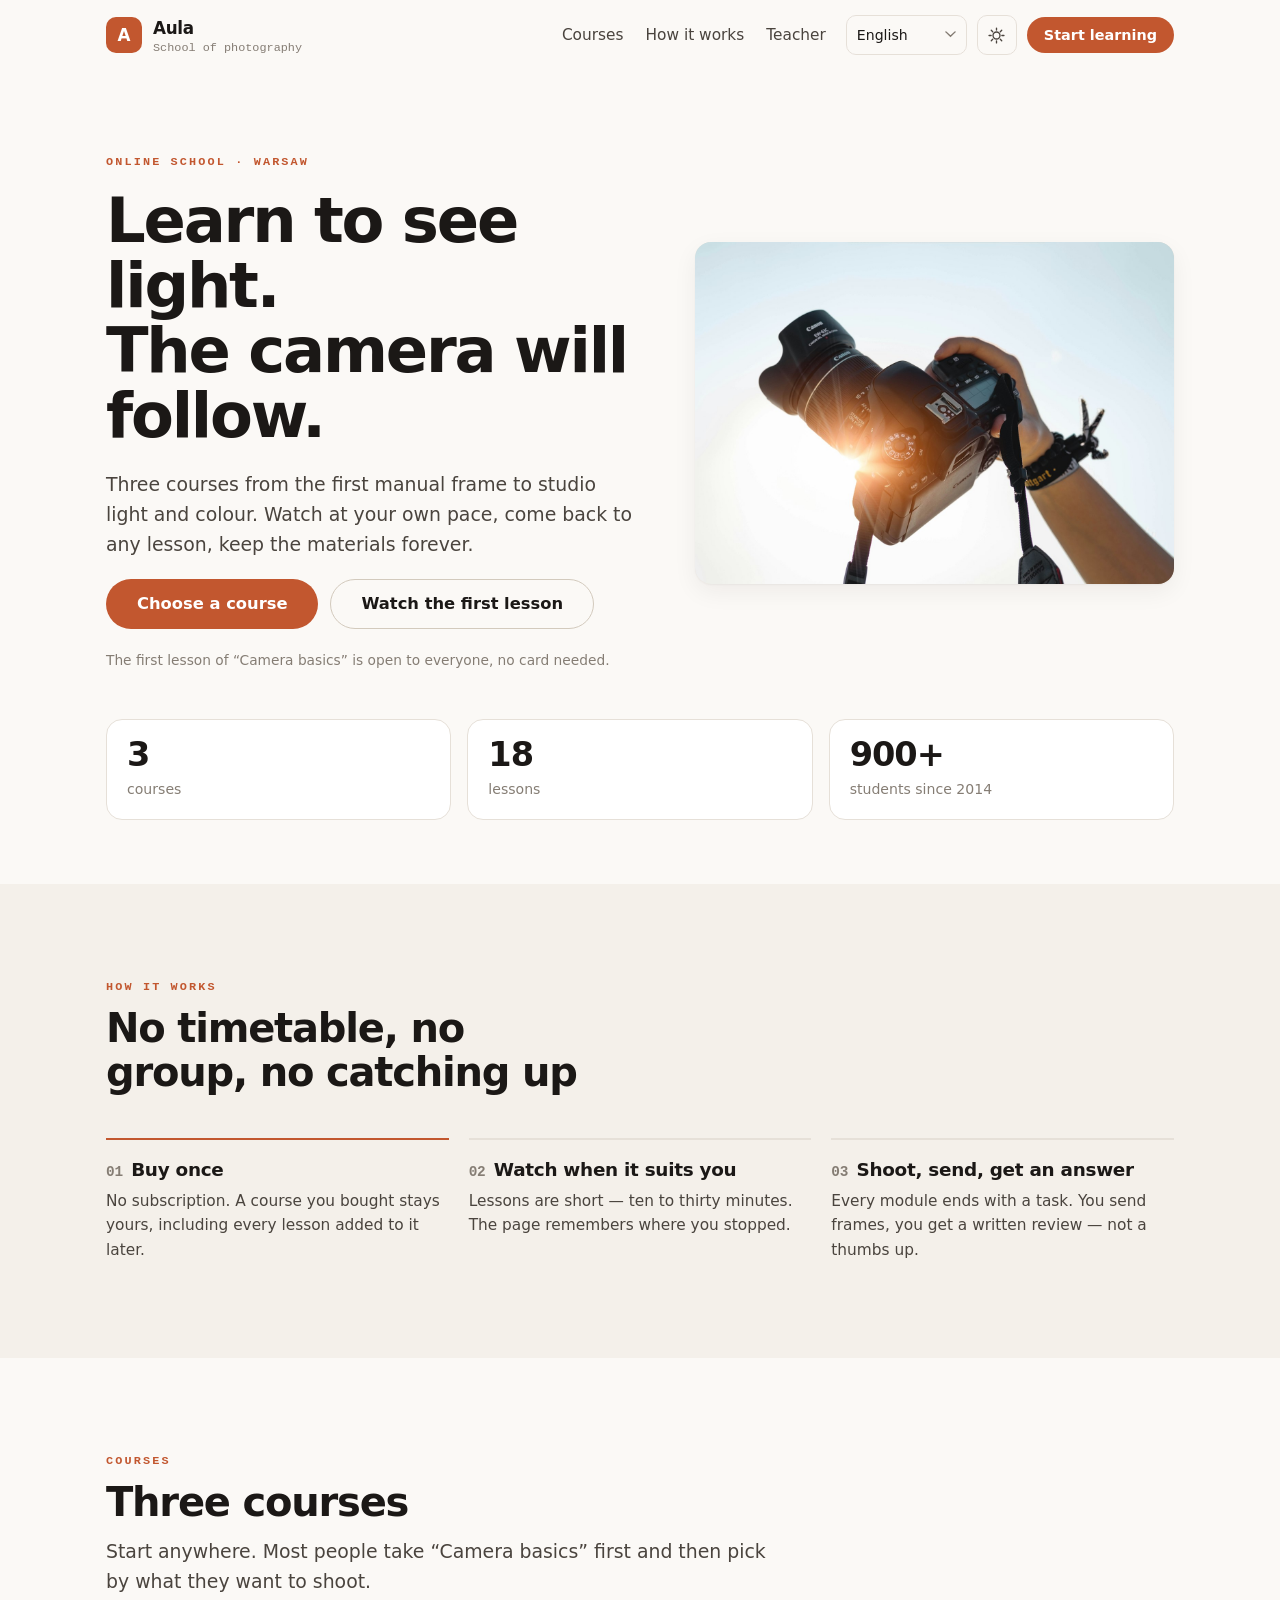
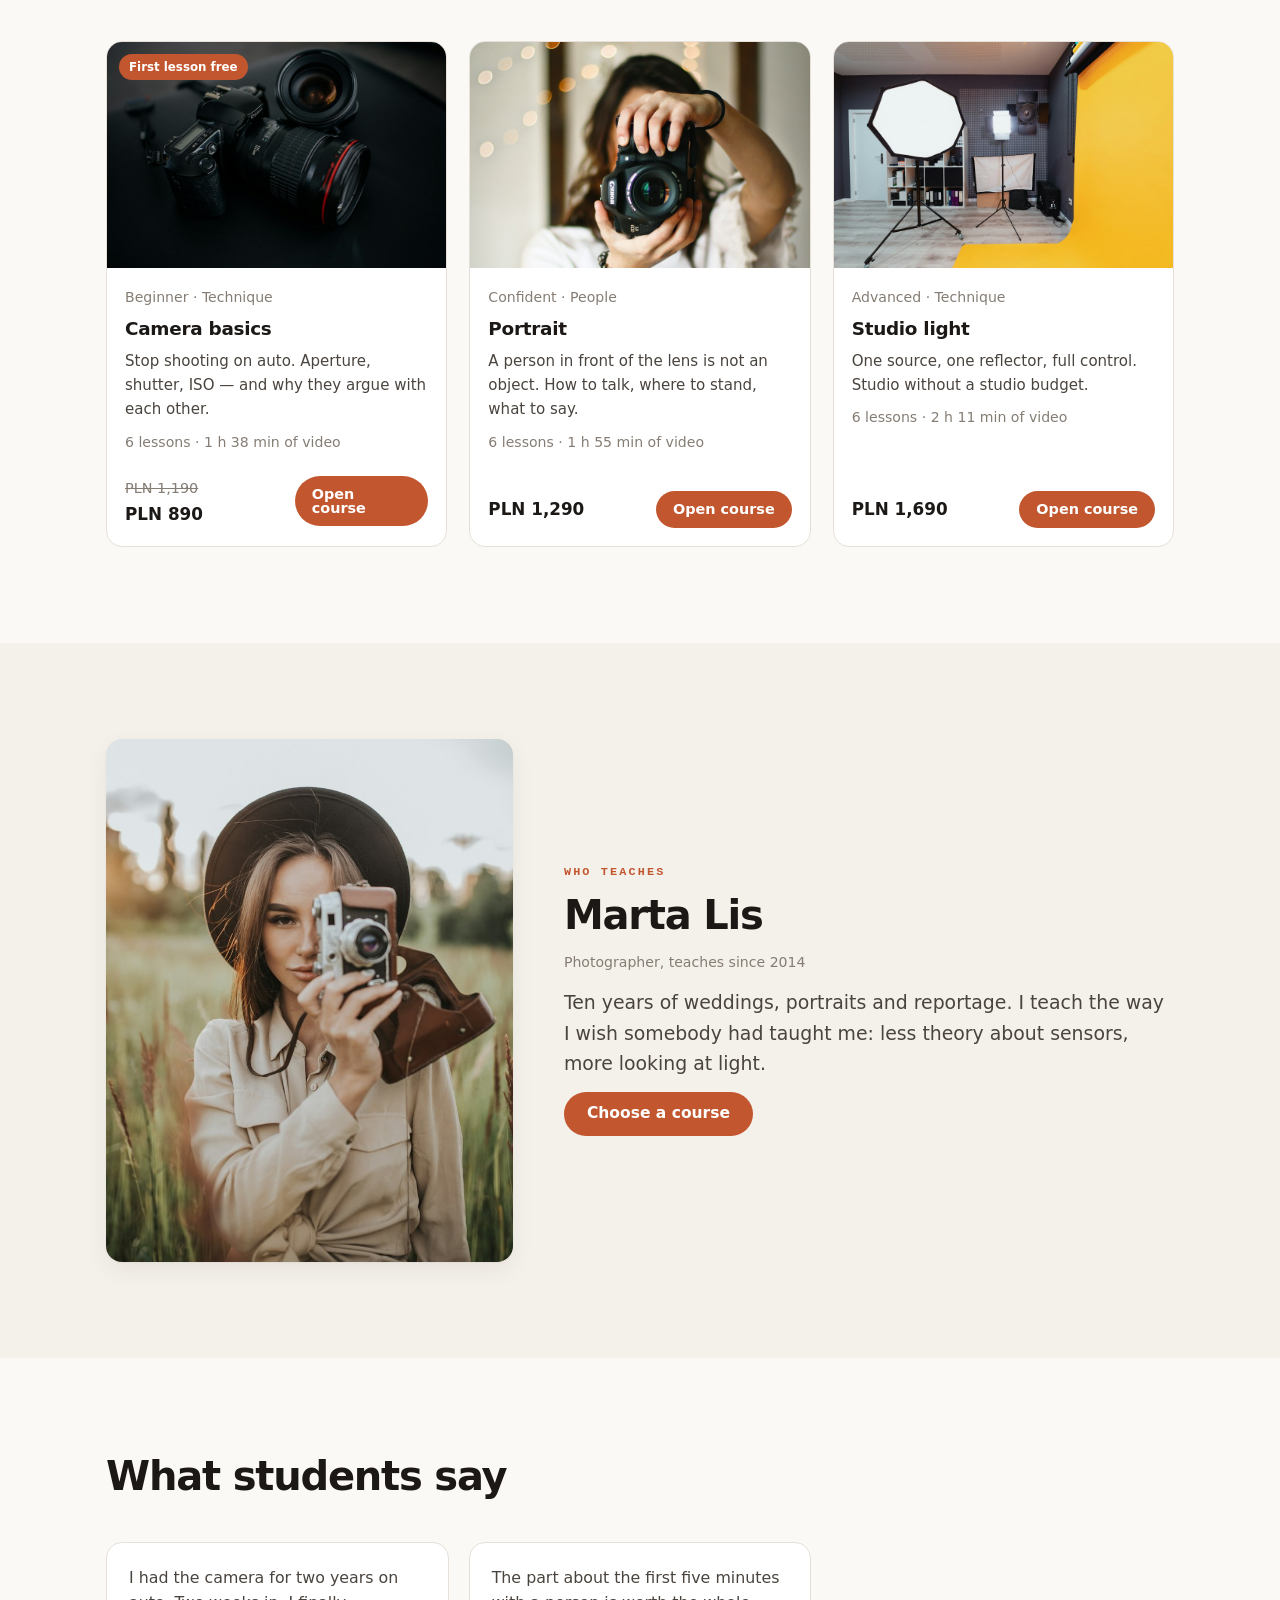
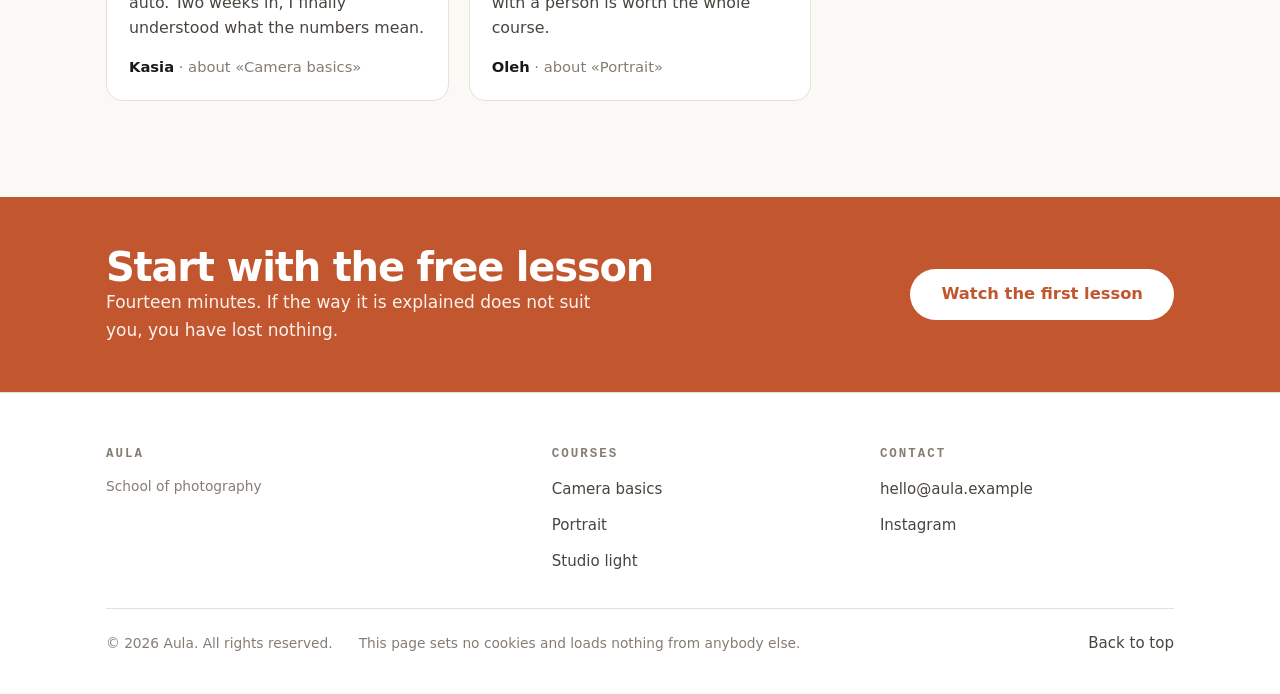
<file: index.html>
<!DOCTYPE html>
<html lang="en">
<head>
<meta charset="utf-8">
<meta name="viewport" content="width=device-width, initial-scale=1, viewport-fit=cover">
<title>Aula — online school of photography</title>
<meta name="description" content="Three courses, 18 lessons, your own pace. Watch the first lesson free.">
<meta name="color-scheme" content="light dark">
<meta name="theme-color" content="#fbf9f6">

<!-- Open Graph. Before launch put your own address and a 1200×630 picture
     here; og:image wants an absolute URL, not a relative one. -->
<meta property="og:type" content="website">
<meta property="og:title" content="Online school of photography">
<meta property="og:description" content="Three courses from the first manual frame to studio light. First lesson free.">

<link rel="icon" href="data:image/svg+xml,%3Csvg xmlns='http://www.w3.org/2000/svg' viewBox='0 0 32 32'%3E%3Crect width='32' height='32' rx='8' fill='%23c2572f'/%3E%3Cpath d='M9 22V10h5.5a3.5 3.5 0 0 1 0 7H9' fill='none' stroke='%23fff' stroke-width='2.4' stroke-linecap='round'/%3E%3C/svg%3E">
<link rel="stylesheet" href="css/style.css">

<!-- The theme, before the first paint. Without these lines a visitor on the
     light theme sees one dark frame while the page loads. -->
<script>
  try {
    var saved = localStorage.getItem('aula-theme');
    document.documentElement.dataset.theme =
      saved || (matchMedia('(prefers-color-scheme: dark)').matches ? 'dark' : 'light');
  } catch (e) { /* private window: light stays */ }
</script>
</head>
<body>

<a class="skip" href="#main" data-i18n="misc.skip">Skip to content</a>

<!-- ======================================================= header ==== -->
<header class="hdr" id="hdr">
  <div class="wrap hdr-in">
    <a class="brand" href="index.html">
      <span class="brand-mark">A</span>
      <span class="brand-txt">
        <b data-name>Aula</b>
        <i data-tagline>—</i>
      </span>
    </a>

    <nav class="nav" id="nav" aria-label="Main">
      <a href="index.html#courses" data-i18n="nav.courses">Courses</a>
      <a href="index.html#how" data-i18n="nav.how">How it works</a>
      <a href="index.html#teacher" data-i18n="nav.teacher">Teacher</a>
    </nav>

    <div class="tools">
      <label class="sr" for="lang" data-i18n="nav.lang">Language</label>
      <select id="lang" class="lang"></select>

      <button class="icon" id="theme" type="button" aria-pressed="false">
        <span class="sr" data-i18n="nav.theme">Light or dark</span>
        <svg viewBox="0 0 24 24" aria-hidden="true" class="i-sun"><circle cx="12" cy="12" r="4.4"/><path d="M12 2.6v2.6M12 18.8v2.6M2.6 12h2.6M18.8 12h2.6M5.4 5.4l1.8 1.8M16.8 16.8l1.8 1.8M18.6 5.4l-1.8 1.8M7.2 16.8l-1.8 1.8"/></svg>
        <svg viewBox="0 0 24 24" aria-hidden="true" class="i-moon"><path d="M20 14.2A8.4 8.4 0 019.8 4 8.4 8.4 0 1020 14.2z"/></svg>
      </button>

      <a class="btn btn-sm" href="course.html?id=basics" data-i18n="nav.start">Start learning</a>

      <button class="icon burger" id="burger" type="button" aria-expanded="false" aria-controls="nav">
        <span class="sr" data-i18n="nav.menu">Menu</span>
        <svg viewBox="0 0 24 24" aria-hidden="true"><path d="M3.5 7h17M3.5 12h17M3.5 17h17"/></svg>
      </button>
    </div>
  </div>
</header>

<main id="main">

<!-- ================================================== first screen ==== -->
<section class="hero">
  <div class="wrap">
    <div class="hero-in">
      <div class="hero-txt">
        <p class="eyebrow" data-i18n="hero.eyebrow">—</p>
        <h1 class="h1" data-i18n="hero.h">—</h1>
        <p class="lead" data-i18n="hero.p">—</p>
        <div class="hero-cta">
          <a class="btn btn-lg" href="index.html#courses" data-i18n="hero.cta">Choose a course</a>
          <a class="btn btn-ghost btn-lg" href="lesson.html" data-trial data-i18n="hero.cta2">Watch the first lesson</a>
        </div>
        <p class="fine" data-i18n="hero.note">—</p>
      </div>

      <div class="hero-img">
        <img src="img/hero.jpg" alt="" width="1400" height="1000">
      </div>
    </div>

    <!-- three numbers; the values come from js/config.js -->
    <ul class="figs" data-figs></ul>
  </div>
</section>

<!-- ================================================== how it works ==== -->
<section class="sec sec-alt" id="how">
  <div class="wrap">
    <header class="sec-h">
      <p class="eyebrow" data-i18n="how.eyebrow">How it works</p>
      <h2 class="h2" data-i18n="how.h">—</h2>
    </header>
    <div class="how">
      <div class="how-i">
        <h3 data-i18n="how.1">—</h3>
        <p data-i18n="how.1.d">—</p>
      </div>
      <div class="how-i">
        <h3 data-i18n="how.2">—</h3>
        <p data-i18n="how.2.d">—</p>
      </div>
      <div class="how-i">
        <h3 data-i18n="how.3">—</h3>
        <p data-i18n="how.3.d">—</p>
      </div>
    </div>
  </div>
</section>

<!-- ======================================================= courses ==== -->
<section class="sec" id="courses">
  <div class="wrap">
    <header class="sec-h">
      <p class="eyebrow" data-i18n="cat.eyebrow">Courses</p>
      <h2 class="h2" data-i18n="cat.h">—</h2>
      <p class="lead" data-i18n="cat.p">—</p>
    </header>
    <div class="cards" data-top-courses></div>
  </div>
</section>

<!-- ======================================================= teacher ==== -->
<section class="sec sec-alt" id="teacher">
  <div class="wrap teacher">
    <div class="teacher-img" data-teacher-photo></div>
    <div class="teacher-txt">
      <p class="eyebrow" data-i18n="teacher.h">Who teaches</p>
      <h2 class="h2" data-teacher-name>—</h2>
      <p class="meta" data-teacher-role>—</p>
      <p class="lead" data-teacher-about>—</p>
      <a class="btn" href="index.html#courses" data-i18n="teacher.cta">Choose a course</a>
    </div>
  </div>
</section>

<!-- ======================================================= reviews ==== -->
<section class="sec">
  <div class="wrap">
    <header class="sec-h">
      <h2 class="h2" data-i18n="rev.h">—</h2>
    </header>
    <div class="reviews" data-reviews></div>
  </div>
</section>

<!-- ========================================================== band ==== -->
<section class="band">
  <div class="wrap band-in">
    <div>
      <h2 class="h2" data-i18n="cta.h">—</h2>
      <p data-i18n="cta.p">—</p>
    </div>
    <a class="btn btn-lg" href="lesson.html" data-trial data-i18n="hero.cta2">Watch the first lesson</a>
  </div>
</section>

</main>

<!-- ======================================================== footer ==== -->
<footer class="foot">
  <div class="wrap foot-in">
    <div>
      <h4 data-name>Aula</h4>
      <p class="fine" data-tagline>—</p>
    </div>
    <div>
      <h4 data-i18n="foot.courses">Courses</h4>
      <ul data-foot-courses></ul>
    </div>
    <div>
      <h4 data-i18n="foot.contact">Contact</h4>
      <ul data-contacts></ul>
    </div>
    <div class="foot-end">
      <p class="fine">© <span data-year>—</span> <span data-name>Aula</span>. <span data-i18n="foot.rights">All rights reserved.</span></p>
      <p class="fine" data-i18n="foot.note">—</p>
      <a class="fine up" href="#" data-i18n="foot.top">Back to top</a>
    </div>
  </div>
</footer>

<script src="js/config.js"></script>
<script src="js/courses.js"></script>
<script src="js/i18n.js"></script>
<script src="js/progress.js"></script>
<script src="js/main.js"></script>
</body>
</html>
</file>
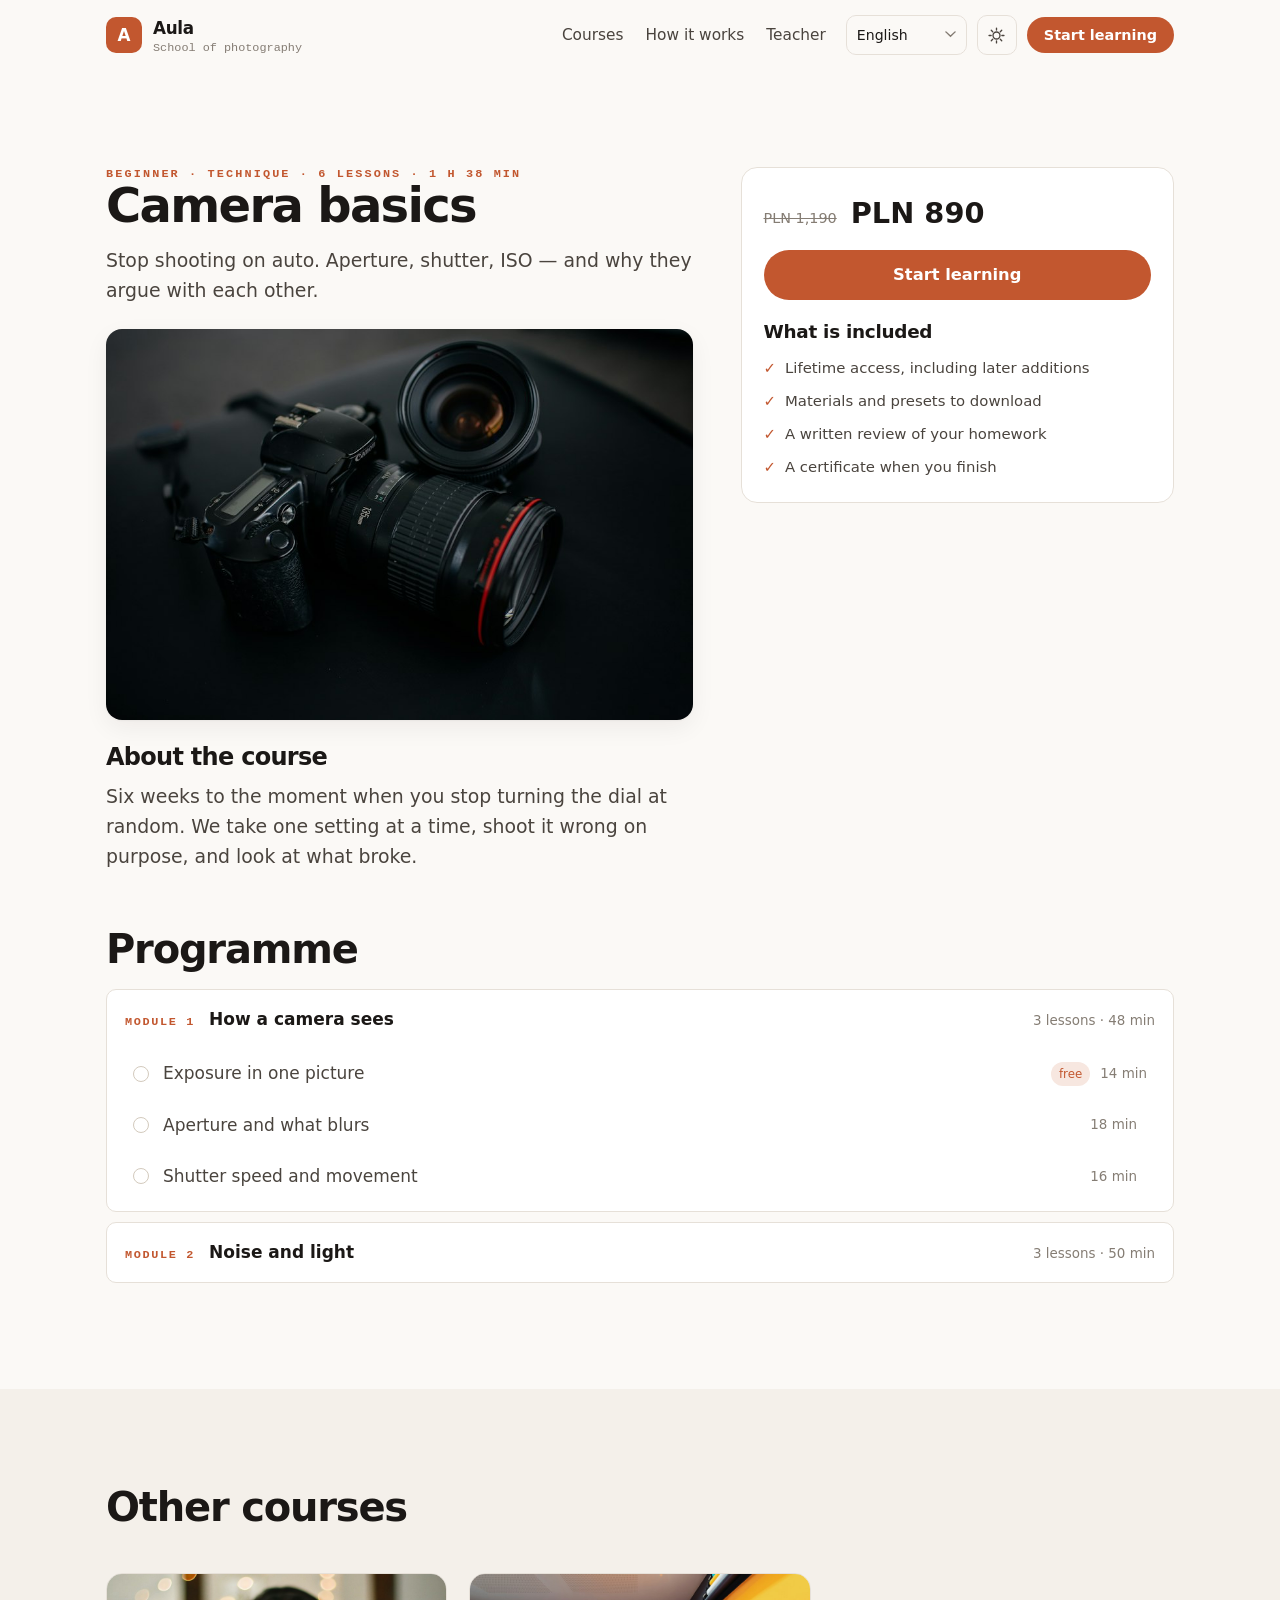
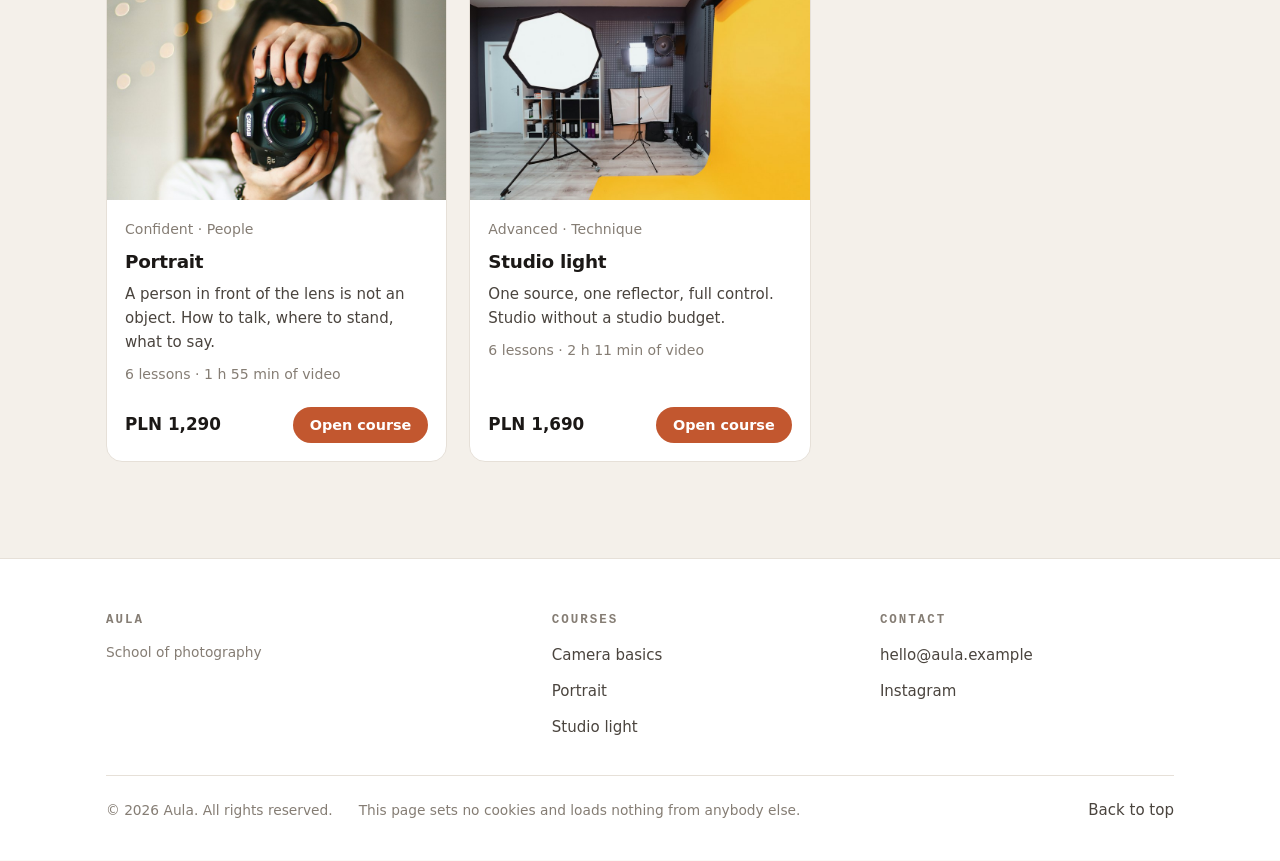
<file: course.html>
<!DOCTYPE html>
<html lang="en">
<head>
<meta charset="utf-8">
<meta name="viewport" content="width=device-width, initial-scale=1, viewport-fit=cover">
<title>Course — Aula</title>
<meta name="description" content="Programme, lessons and price of the course.">
<meta name="color-scheme" content="light dark">
<meta name="theme-color" content="#fbf9f6">

<!-- Open Graph. Before launch put your own address and a 1200×630 picture
     here; og:image wants an absolute URL, not a relative one. -->
<meta property="og:type" content="website">
<meta property="og:title" content="Online school of photography">
<meta property="og:description" content="Three courses from the first manual frame to studio light. First lesson free.">

<link rel="icon" href="data:image/svg+xml,%3Csvg xmlns='http://www.w3.org/2000/svg' viewBox='0 0 32 32'%3E%3Crect width='32' height='32' rx='8' fill='%23c2572f'/%3E%3Cpath d='M9 22V10h5.5a3.5 3.5 0 0 1 0 7H9' fill='none' stroke='%23fff' stroke-width='2.4' stroke-linecap='round'/%3E%3C/svg%3E">
<link rel="stylesheet" href="css/style.css">

<!-- The theme, before the first paint. Without these lines a visitor on the
     light theme sees one dark frame while the page loads. -->
<script>
  try {
    var saved = localStorage.getItem('aula-theme');
    document.documentElement.dataset.theme =
      saved || (matchMedia('(prefers-color-scheme: dark)').matches ? 'dark' : 'light');
  } catch (e) { /* private window: light stays */ }
</script>
</head>
<body>

<a class="skip" href="#main" data-i18n="misc.skip">Skip to content</a>

<!-- ======================================================= header ==== -->
<header class="hdr" id="hdr">
  <div class="wrap hdr-in">
    <a class="brand" href="index.html">
      <span class="brand-mark">A</span>
      <span class="brand-txt">
        <b data-name>Aula</b>
        <i data-tagline>—</i>
      </span>
    </a>

    <nav class="nav" id="nav" aria-label="Main">
      <a href="index.html#courses" data-i18n="nav.courses">Courses</a>
      <a href="index.html#how" data-i18n="nav.how">How it works</a>
      <a href="index.html#teacher" data-i18n="nav.teacher">Teacher</a>
    </nav>

    <div class="tools">
      <label class="sr" for="lang" data-i18n="nav.lang">Language</label>
      <select id="lang" class="lang"></select>

      <button class="icon" id="theme" type="button" aria-pressed="false">
        <span class="sr" data-i18n="nav.theme">Light or dark</span>
        <svg viewBox="0 0 24 24" aria-hidden="true" class="i-sun"><circle cx="12" cy="12" r="4.4"/><path d="M12 2.6v2.6M12 18.8v2.6M2.6 12h2.6M18.8 12h2.6M5.4 5.4l1.8 1.8M16.8 16.8l1.8 1.8M18.6 5.4l-1.8 1.8M7.2 16.8l-1.8 1.8"/></svg>
        <svg viewBox="0 0 24 24" aria-hidden="true" class="i-moon"><path d="M20 14.2A8.4 8.4 0 019.8 4 8.4 8.4 0 1020 14.2z"/></svg>
      </button>

      <a class="btn btn-sm" href="course.html?id=basics" data-i18n="nav.start">Start learning</a>

      <button class="icon burger" id="burger" type="button" aria-expanded="false" aria-controls="nav">
        <span class="sr" data-i18n="nav.menu">Menu</span>
        <svg viewBox="0 0 24 24" aria-hidden="true"><path d="M3.5 7h17M3.5 12h17M3.5 17h17"/></svg>
      </button>
    </div>
  </div>
</header>

<main id="main">

<section class="sec" data-course>
  <div class="wrap">
    <div class="course-top">
      <div>
        <p class="eyebrow" data-c-meta>—</p>
        <h1 class="h1" style="font-size:clamp(2rem,4.6vw,3rem)" data-c-title>—</h1>
        <p class="lead" style="margin-top:14px" data-c-short>—</p>

        <div class="course-img" data-c-img style="margin:24px 0"></div>

        <h2 class="h2" style="font-size:1.5rem" data-i18n="course.about">About the course</h2>
        <p class="lead" style="margin-top:10px" data-c-about>—</p>
      </div>

      <aside class="buybox">
        <span class="price" data-c-price>—</span>
        <a class="btn btn-lg" href="#" data-c-cta>—</a>

        <div data-c-progress hidden>
          <div class="bar"><i data-c-bar style="width:0%"></i></div>
          <p class="meta" style="margin-top:8px" data-c-done>—</p>
        </div>

        <h3 style="margin-top:6px" data-i18n="course.included">What is included</h3>
        <ul class="ticks">
          <li data-i18n="course.inc.1">—</li>
          <li data-i18n="course.inc.2">—</li>
          <li data-i18n="course.inc.3">—</li>
          <li data-i18n="course.inc.4">—</li>
        </ul>
      </aside>
    </div>

    <h2 class="h2" id="programme" style="margin:clamp(34px,5vw,56px) 0 18px" data-i18n="course.program">Programme</h2>
    <div data-c-modules></div>
  </div>
</section>

<section class="sec sec-alt">
  <div class="wrap">
    <header class="sec-h"><h2 class="h2" data-i18n="course.other">Other courses</h2></header>
    <div class="cards" data-c-other></div>
  </div>
</section>

</main>

<!-- ======================================================== footer ==== -->
<footer class="foot">
  <div class="wrap foot-in">
    <div>
      <h4 data-name>Aula</h4>
      <p class="fine" data-tagline>—</p>
    </div>
    <div>
      <h4 data-i18n="foot.courses">Courses</h4>
      <ul data-foot-courses></ul>
    </div>
    <div>
      <h4 data-i18n="foot.contact">Contact</h4>
      <ul data-contacts></ul>
    </div>
    <div class="foot-end">
      <p class="fine">© <span data-year>—</span> <span data-name>Aula</span>. <span data-i18n="foot.rights">All rights reserved.</span></p>
      <p class="fine" data-i18n="foot.note">—</p>
      <a class="fine up" href="#" data-i18n="foot.top">Back to top</a>
    </div>
  </div>
</footer>

<script src="js/config.js"></script>
<script src="js/courses.js"></script>
<script src="js/i18n.js"></script>
<script src="js/progress.js"></script>
<script src="js/main.js"></script>
</body>
</html>
</file>
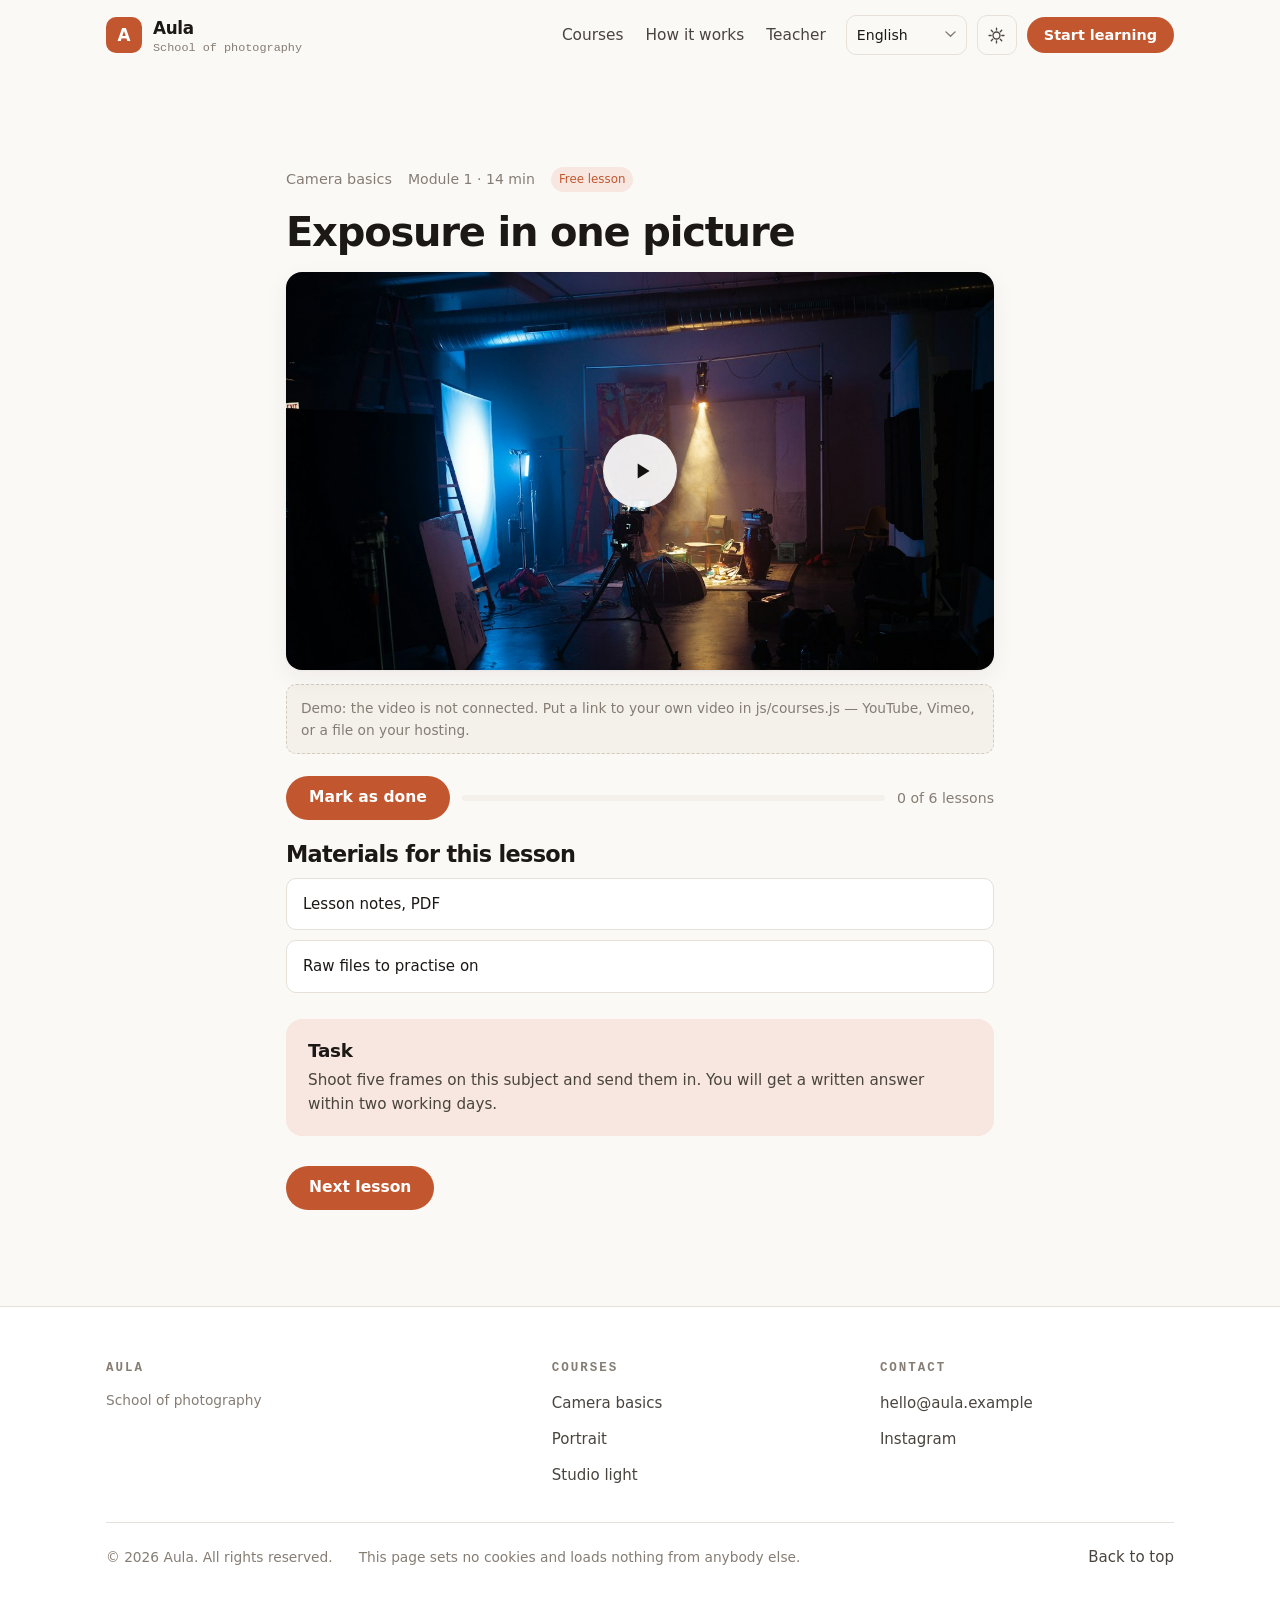
<file: lesson.html>
<!DOCTYPE html>
<html lang="en">
<head>
<meta charset="utf-8">
<meta name="viewport" content="width=device-width, initial-scale=1, viewport-fit=cover">
<title>Lesson — Aula</title>
<meta name="description" content="A lesson of the course: video, materials and the task.">
<meta name="color-scheme" content="light dark">
<meta name="theme-color" content="#fbf9f6">

<!-- Open Graph. Before launch put your own address and a 1200×630 picture
     here; og:image wants an absolute URL, not a relative one. -->
<meta property="og:type" content="website">
<meta property="og:title" content="Online school of photography">
<meta property="og:description" content="Three courses from the first manual frame to studio light. First lesson free.">

<link rel="icon" href="data:image/svg+xml,%3Csvg xmlns='http://www.w3.org/2000/svg' viewBox='0 0 32 32'%3E%3Crect width='32' height='32' rx='8' fill='%23c2572f'/%3E%3Cpath d='M9 22V10h5.5a3.5 3.5 0 0 1 0 7H9' fill='none' stroke='%23fff' stroke-width='2.4' stroke-linecap='round'/%3E%3C/svg%3E">
<link rel="stylesheet" href="css/style.css">

<!-- The theme, before the first paint. Without these lines a visitor on the
     light theme sees one dark frame while the page loads. -->
<script>
  try {
    var saved = localStorage.getItem('aula-theme');
    document.documentElement.dataset.theme =
      saved || (matchMedia('(prefers-color-scheme: dark)').matches ? 'dark' : 'light');
  } catch (e) { /* private window: light stays */ }
</script>
</head>
<body>

<a class="skip" href="#main" data-i18n="misc.skip">Skip to content</a>

<!-- ======================================================= header ==== -->
<header class="hdr" id="hdr">
  <div class="wrap hdr-in">
    <a class="brand" href="index.html">
      <span class="brand-mark">A</span>
      <span class="brand-txt">
        <b data-name>Aula</b>
        <i data-tagline>—</i>
      </span>
    </a>

    <nav class="nav" id="nav" aria-label="Main">
      <a href="index.html#courses" data-i18n="nav.courses">Courses</a>
      <a href="index.html#how" data-i18n="nav.how">How it works</a>
      <a href="index.html#teacher" data-i18n="nav.teacher">Teacher</a>
    </nav>

    <div class="tools">
      <label class="sr" for="lang" data-i18n="nav.lang">Language</label>
      <select id="lang" class="lang"></select>

      <button class="icon" id="theme" type="button" aria-pressed="false">
        <span class="sr" data-i18n="nav.theme">Light or dark</span>
        <svg viewBox="0 0 24 24" aria-hidden="true" class="i-sun"><circle cx="12" cy="12" r="4.4"/><path d="M12 2.6v2.6M12 18.8v2.6M2.6 12h2.6M18.8 12h2.6M5.4 5.4l1.8 1.8M16.8 16.8l1.8 1.8M18.6 5.4l-1.8 1.8M7.2 16.8l-1.8 1.8"/></svg>
        <svg viewBox="0 0 24 24" aria-hidden="true" class="i-moon"><path d="M20 14.2A8.4 8.4 0 019.8 4 8.4 8.4 0 1020 14.2z"/></svg>
      </button>

      <a class="btn btn-sm" href="course.html?id=basics" data-i18n="nav.start">Start learning</a>

      <button class="icon burger" id="burger" type="button" aria-expanded="false" aria-controls="nav">
        <span class="sr" data-i18n="nav.menu">Menu</span>
        <svg viewBox="0 0 24 24" aria-hidden="true"><path d="M3.5 7h17M3.5 12h17M3.5 17h17"/></svg>
      </button>
    </div>
  </div>
</header>

<main id="main">

<section class="sec" data-lesson>
  <div class="wrap wrap-narrow">
    <div class="lesson-top">
      <a href="#" data-l-course>—</a>
      <span class="meta" data-l-meta>—</span>
      <span class="free" data-l-free hidden data-i18n="lesson.free">Free lesson</span>
    </div>

    <h1 class="h2" style="margin-bottom:18px" data-l-title>—</h1>

    <div class="video" data-l-video style="background-image:url('img/lesson.jpg')">
      <span class="play" aria-hidden="true">
        <svg viewBox="0 0 24 24"><path d="M8 5v14l11-7z"/></svg>
      </span>
    </div>
    <p class="demo-note" data-i18n="lesson.demo">—</p>

    <div class="lesson-act">
      <button class="btn btn-go" type="button" data-l-done>—</button>
      <div class="bar"><i data-l-bar style="width:0%"></i></div>
      <span class="meta" data-l-progress>—</span>
    </div>

    <h2 class="h2" style="font-size:1.4rem;margin-bottom:12px" data-i18n="lesson.materials">Materials</h2>
    <ul class="mat">
      <li><a href="#" data-i18n="lesson.m1">Lesson notes, PDF</a></li>
      <li><a href="#" data-i18n="lesson.m2">Raw files to practise on</a></li>
    </ul>

    <div class="task">
      <h3 data-i18n="lesson.task">Task</h3>
      <p data-i18n="lesson.task.d">—</p>
    </div>

    <nav class="lesson-nav">
      <a class="btn btn-ghost" href="#" data-l-prev data-i18n="lesson.prev">Previous</a>
      <a class="btn" href="#" data-l-next data-i18n="lesson.next">Next lesson</a>
    </nav>
  </div>
</section>

</main>

<!-- ======================================================== footer ==== -->
<footer class="foot">
  <div class="wrap foot-in">
    <div>
      <h4 data-name>Aula</h4>
      <p class="fine" data-tagline>—</p>
    </div>
    <div>
      <h4 data-i18n="foot.courses">Courses</h4>
      <ul data-foot-courses></ul>
    </div>
    <div>
      <h4 data-i18n="foot.contact">Contact</h4>
      <ul data-contacts></ul>
    </div>
    <div class="foot-end">
      <p class="fine">© <span data-year>—</span> <span data-name>Aula</span>. <span data-i18n="foot.rights">All rights reserved.</span></p>
      <p class="fine" data-i18n="foot.note">—</p>
      <a class="fine up" href="#" data-i18n="foot.top">Back to top</a>
    </div>
  </div>
</footer>

<script src="js/config.js"></script>
<script src="js/courses.js"></script>
<script src="js/i18n.js"></script>
<script src="js/progress.js"></script>
<script src="js/main.js"></script>
</body>
</html>
</file>
<file: css/style.css>
/* ==========================================================================
   Aula — one stylesheet, no framework and no build step.

     1. tokens     — colours, type, spacing. Rebrand the site here
     2. base       — the reset and a few defaults
     3. furniture  — buttons, header, footer, section frames
     4. blocks     — first screen, cards, filters, programme, lesson,
                     learning area, checkout
     5. narrow     — what changes on a phone

   Light is the school's face, so its values sit on :root and dark redefines
   the same names. Change a colour in both blocks and the whole site
   follows.
   ========================================================================== */

/* ============================================================ 1. tokens */
:root {
  color-scheme: light;

  --bg: #fbf9f6;
  --surface: #ffffff;
  --surface2: #f4f0ea;
  --ink: #1b1816;
  --ink2: #4a443e;
  --ink3: #857d74;
  --line: #e6e0d8;
  --line2: #d3cabd;

  /* the accent is a warm terracotta: a warm colour on light paper reads as
     a small studio school, not as a corporate portal */
  --accent: #c2572f;
  --accent-ink: #ffffff;
  --accent-soft: #f7e7e0;
  --good: #2f7d4f;

  --art: linear-gradient(140deg, #efe7dd 0%, #e2d6c8 100%);

  --sans: system-ui, -apple-system, "Segoe UI", Roboto, "Helvetica Neue", Arial, sans-serif;
  --mono: ui-monospace, "Cascadia Mono", "Segoe UI Mono", "Roboto Mono", Menlo, Consolas, monospace;

  --r: 16px;
  --r-s: 10px;
  --gut: clamp(18px, 5vw, 56px);
  --wrap: 1180px;
  --shadow: 0 1px 2px rgba(27, 24, 22, .04), 0 8px 24px rgba(27, 24, 22, .06);
}

@media (prefers-color-scheme: dark) {
  :root:not([data-theme="light"]) {
    color-scheme: dark;
    --bg: #15120f;
    --surface: #1d1915;
    --surface2: #241f1a;
    --ink: #f3ede5;
    --ink2: #c3b9ac;
    --ink3: #8d8276;
    --line: #2e2822;
    --line2: #3d352c;
    --accent: #e4774c;
    --accent-ink: #1a1512;
    --accent-soft: #33231c;
    --good: #66b983;
    --art: linear-gradient(140deg, #2a231d 0%, #191512 100%);
    --shadow: 0 1px 2px rgba(0, 0, 0, .3), 0 10px 28px rgba(0, 0, 0, .35);
  }
}

:root[data-theme="dark"] {
  color-scheme: dark;
  --bg: #15120f;
  --surface: #1d1915;
  --surface2: #241f1a;
  --ink: #f3ede5;
  --ink2: #c3b9ac;
  --ink3: #8d8276;
  --line: #2e2822;
  --line2: #3d352c;
  --accent: #e4774c;
  --accent-ink: #1a1512;
  --accent-soft: #33231c;
  --good: #66b983;
  --art: linear-gradient(140deg, #2a231d 0%, #191512 100%);
  --shadow: 0 1px 2px rgba(0, 0, 0, .3), 0 10px 28px rgba(0, 0, 0, .35);
}

/* ================================================================ 2. base */
*, *::before, *::after { box-sizing: border-box; }
* { margin: 0; }

/* ⚠️ This rule has to be here. The browser's own [hidden] loses to any
   class that sets display, and a "hidden" block stays on screen. Learned the
   expensive way on an earlier template. */
[hidden] { display: none !important; }

html { scroll-behavior: smooth; }
@media (prefers-reduced-motion: reduce) { html { scroll-behavior: auto; } }

body {
  background: var(--bg);
  color: var(--ink);
  font: 400 17px/1.6 var(--sans);
  -webkit-font-smoothing: antialiased;
  overflow-x: hidden;
}

img { max-width: 100%; display: block; height: auto; }
a { color: inherit; }
button, input, select { font: inherit; color: inherit; }

.wrap {
  width: 100%;
  max-width: var(--wrap);
  margin: 0 auto;
  padding-left: max(var(--gut), env(safe-area-inset-left, 0px));
  padding-right: max(var(--gut), env(safe-area-inset-right, 0px));
}
.wrap-narrow { max-width: 820px; }

.sr {
  position: absolute; width: 1px; height: 1px; overflow: hidden;
  clip: rect(0 0 0 0); clip-path: inset(50%); white-space: nowrap;
}
.skip {
  position: absolute; left: -9999px; top: 10px; z-index: 100;
  background: var(--accent); color: var(--accent-ink);
  padding: 10px 16px; border-radius: var(--r-s); text-decoration: none;
}
.skip:focus { left: 12px; }

:focus-visible { outline: 2px solid var(--accent); outline-offset: 3px; border-radius: 4px; }

/* --- typography -------------------------------------------------------- */
.h1 {
  font-size: clamp(2.3rem, 6vw, 3.9rem);
  line-height: 1.04; font-weight: 700; letter-spacing: -.035em;
  text-wrap: balance; white-space: pre-line;
}
.h2 {
  font-size: clamp(1.7rem, 3.6vw, 2.5rem);
  line-height: 1.1; font-weight: 700; letter-spacing: -.03em; text-wrap: balance;
}
h3 { font-size: 1.15rem; line-height: 1.25; font-weight: 650; letter-spacing: -.015em; }
.lead { font-size: clamp(1.02rem, 1.5vw, 1.18rem); color: var(--ink2); max-width: 60ch; }
.eyebrow {
  font: 600 .74rem var(--mono); letter-spacing: .18em;
  text-transform: uppercase; color: var(--accent);
}
.meta { font-size: .88rem; color: var(--ink3); }
.fine { font-size: .86rem; color: var(--ink3); }

/* --- buttons ----------------------------------------------------------- */
.btn {
  display: inline-flex; align-items: center; justify-content: center; gap: 8px;
  padding: 13px 22px; border: 1px solid transparent; border-radius: 999px;
  font: 600 .97rem/1 var(--sans); text-decoration: none; cursor: pointer;
  background: var(--accent); color: var(--accent-ink);
  transition: transform .12s ease, background-color .15s ease, border-color .15s ease;
}
.btn:hover { background: color-mix(in srgb, var(--accent) 86%, #000); }
.btn:active { transform: translateY(1px); }
.btn-ghost { background: transparent; color: var(--ink); border-color: var(--line2); }
.btn-ghost:hover { background: var(--surface2); border-color: var(--ink3); }
.btn-go { background: var(--accent); color: var(--accent-ink); border-color: transparent; }
.btn-sm { padding: 10px 16px; font-size: .9rem; }
.btn-lg { padding: 16px 30px; font-size: 1.02rem; }
.btn[aria-disabled="true"] { opacity: .5; cursor: not-allowed; }

.linkish {
  background: none; border: 0; padding: 0; color: var(--ink3);
  font-size: .86rem; text-decoration: underline; text-underline-offset: 3px; cursor: pointer;
}
.linkish:hover { color: var(--ink); }

.icon {
  display: inline-grid; place-items: center; width: 40px; height: 40px; padding: 0;
  background: transparent; border: 1px solid var(--line); border-radius: 10px;
  color: var(--ink2); cursor: pointer;
}
.icon:hover { color: var(--ink); border-color: var(--line2); }
.icon svg { width: 19px; height: 19px; fill: none; stroke: currentColor; stroke-width: 1.7; stroke-linecap: round; stroke-linejoin: round; }

/* ========================================================== 3. furniture */
.hdr {
  position: sticky; top: 0; z-index: 40;
  background: color-mix(in srgb, var(--bg) 88%, transparent);
  backdrop-filter: saturate(160%) blur(10px);
  border-bottom: 1px solid transparent;
  transition: border-color .2s ease;
}
body.scrolled .hdr { border-bottom-color: var(--line); }
.hdr-in { display: flex; align-items: center; gap: 20px; height: 70px; }
.brand { display: flex; align-items: center; gap: 11px; text-decoration: none; min-width: 0; }
.brand-mark {
  width: 36px; height: 36px; flex: none; border-radius: 10px;
  background: var(--accent); color: var(--accent-ink);
  display: grid; place-items: center; font: 700 1.05rem/1 var(--sans);
}
.brand-txt b { display: block; font-size: 1.05rem; letter-spacing: -.02em; }
.brand-txt i { display: block; font: 400 .74rem var(--mono); font-style: normal; color: var(--ink3); }

.nav { display: flex; gap: 22px; margin-left: auto; }
.nav a { text-decoration: none; font-size: .96rem; color: var(--ink2); }
.nav a:hover, .nav a[aria-current="page"] { color: var(--ink); }
.tools { display: flex; align-items: center; gap: 10px; }
.lang {
  height: 40px; border: 1px solid var(--line); border-radius: 10px;
  background: transparent; padding: 0 28px 0 10px; font-size: .88rem; cursor: pointer;
  appearance: none;
  background-image: url("data:image/svg+xml,%3Csvg xmlns='http://www.w3.org/2000/svg' viewBox='0 0 12 8'%3E%3Cpath d='M1 1l5 5 5-5' fill='none' stroke='%23857d74' stroke-width='1.6' stroke-linecap='round'/%3E%3C/svg%3E");
  background-repeat: no-repeat; background-position: right 10px center; background-size: 11px;
}
.burger { display: none; }
:root[data-theme="dark"] .i-sun, :root:not([data-theme="light"]) .i-sun { display: none; }
:root[data-theme="dark"] .i-moon, :root:not([data-theme="light"]) .i-moon { display: block; }
.i-moon { display: none; }
@media (prefers-color-scheme: dark) {
  :root:not([data-theme="light"]) .i-sun { display: none; }
  :root:not([data-theme="light"]) .i-moon { display: block; }
}
:root[data-theme="light"] .i-sun { display: block; }
:root[data-theme="light"] .i-moon { display: none; }

.sec { padding: clamp(54px, 8vw, 96px) 0; }
.sec-alt { background: var(--surface2); }
.sec-h { max-width: 62ch; margin-bottom: clamp(28px, 4vw, 44px); display: grid; gap: 12px; }

.foot { border-top: 1px solid var(--line); padding: 54px 0 38px; background: var(--surface); }
.foot-in { display: grid; gap: 34px; grid-template-columns: 1.4fr 1fr 1fr; }
.foot h4 { font: 600 .78rem var(--mono); letter-spacing: .16em; text-transform: uppercase; color: var(--ink3); margin-bottom: 14px; }
.foot ul { list-style: none; padding: 0; display: grid; gap: 9px; }
.foot a { text-decoration: none; color: var(--ink2); font-size: .94rem; }
.foot a:hover { color: var(--accent); }
.foot-end { grid-column: 1 / -1; display: flex; flex-wrap: wrap; gap: 14px 26px; align-items: center; border-top: 1px solid var(--line); padding-top: 22px; }
.foot-end .up { margin-left: auto; text-decoration: none; }

/* ============================================================== 4. blocks */
/* --- first screen ------------------------------------------------------ */
.hero { padding: clamp(42px, 7vw, 84px) 0 clamp(36px, 6vw, 64px); }
.hero-in { display: grid; grid-template-columns: 1.05fr .95fr; gap: clamp(28px, 5vw, 60px); align-items: center; }
.hero-txt { display: grid; gap: 20px; justify-items: start; }
.hero-cta { display: flex; flex-wrap: wrap; gap: 12px; }
.hero-img {
  border-radius: var(--r); overflow: hidden; background: var(--art);
  box-shadow: var(--shadow); aspect-ratio: 7 / 5;
}
.hero-img img { width: 100%; height: 100%; object-fit: cover; }

.figs { list-style: none; padding: 0; margin: clamp(30px, 5vw, 48px) 0 0; display: grid; grid-template-columns: repeat(3, 1fr); gap: 16px; }
.fig { background: var(--surface); border: 1px solid var(--line); border-radius: var(--r); padding: 18px 20px; }
.fig b { display: block; font-size: clamp(1.6rem, 3vw, 2.1rem); line-height: 1; letter-spacing: -.03em; }
.fig span { display: block; margin-top: 6px; font-size: .88rem; color: var(--ink3); }

/* --- how it works ------------------------------------------------------ */
.how { display: grid; grid-template-columns: repeat(3, 1fr); gap: 20px; counter-reset: h; }
.how-i { counter-increment: h; padding-top: 18px; border-top: 2px solid var(--line); }
.how-i:first-child { border-top-color: var(--accent); }
.how-i h3::before { content: "0" counter(h) " "; color: var(--ink3); font: 600 .9rem var(--mono); }
.how-i p { margin-top: 8px; color: var(--ink2); font-size: .96rem; }

/* --- course cards ------------------------------------------------------ */
.cards { display: grid; grid-template-columns: repeat(3, minmax(0, 1fr)); gap: 22px; }
.card {
  display: flex; flex-direction: column; background: var(--surface);
  border: 1px solid var(--line); border-radius: var(--r); overflow: hidden;
  transition: transform .15s ease, box-shadow .15s ease;
}
.card:hover { transform: translateY(-2px); box-shadow: var(--shadow); }
.card-img { position: relative; display: block; aspect-ratio: 3 / 2; background: var(--art); }
.card-img img { width: 100%; height: 100%; object-fit: cover; }
.badge {
  position: absolute; left: 12px; top: 12px;
  background: var(--accent); color: var(--accent-ink);
  font: 600 .74rem var(--sans); padding: 6px 10px; border-radius: 999px;
}
.card-body { display: flex; flex-direction: column; gap: 9px; padding: 18px; flex: 1; }
.card-body h3 a { text-decoration: none; }
.card-body h3 a:hover { color: var(--accent); }
.card-short { color: var(--ink2); font-size: .94rem; }
.card-foot { margin-top: auto; padding-top: 12px; display: flex; align-items: center; justify-content: space-between; gap: 12px; }
.price { font-weight: 700; font-size: 1.05rem; }
.price s { color: var(--ink3); font-weight: 400; font-size: .9rem; margin-right: 4px; }

/* the progress bar: one rule for the card, the course and the lesson */
.bar { height: 6px; border-radius: 999px; background: var(--surface2); overflow: hidden; }
:root[data-theme="dark"] .bar { background: #2a241e; }
.bar i { display: block; height: 100%; background: var(--accent); border-radius: 999px; }

/* --- catalogue filters ------------------------------------------------- */
.filters { display: grid; gap: 16px; margin-bottom: 28px; }
.filter-row { display: flex; flex-wrap: wrap; align-items: center; gap: 10px; }
.filter-row > span { font-size: .86rem; color: var(--ink3); min-width: 74px; }
.chip {
  padding: 8px 14px; border-radius: 999px; border: 1px solid var(--line2);
  background: transparent; cursor: pointer; font-size: .88rem;
}
.chip:hover { border-color: var(--ink3); }
.chip.on { background: var(--accent); border-color: var(--accent); color: var(--accent-ink); }
.search {
  width: min(360px, 100%); height: 44px; padding: 0 14px;
  border: 1px solid var(--line2); border-radius: var(--r-s); background: var(--surface);
}
.cat-head { display: flex; flex-wrap: wrap; align-items: baseline; justify-content: space-between; gap: 12px; margin-bottom: 14px; }

/* --- course page ------------------------------------------------------- */
.course-top { display: grid; grid-template-columns: 1.15fr .85fr; gap: clamp(26px, 4vw, 48px); align-items: start; }
.course-img { border-radius: var(--r); background: var(--art) center/cover; aspect-ratio: 3 / 2; box-shadow: var(--shadow); }
.buybox {
  background: var(--surface); border: 1px solid var(--line); border-radius: var(--r);
  padding: 22px; display: grid; gap: 14px; position: sticky; top: 86px;
}
.buybox .price { font-size: 1.8rem; }
.buybox .btn { width: 100%; }
.ticks { list-style: none; padding: 0; display: grid; gap: 9px; font-size: .93rem; color: var(--ink2); }
.ticks li { display: flex; gap: 9px; }
.ticks li::before { content: "✓"; color: var(--accent); font-weight: 700; }

.module { border: 1px solid var(--line); border-radius: var(--r-s); background: var(--surface); margin-bottom: 10px; overflow: hidden; }
.module > summary {
  list-style: none; cursor: pointer; padding: 16px 18px;
  display: grid; grid-template-columns: auto 1fr auto; gap: 6px 14px; align-items: baseline;
}
.module > summary::-webkit-details-marker { display: none; }
.mnum { font: 600 .74rem var(--mono); letter-spacing: .14em; text-transform: uppercase; color: var(--accent); }
.mname { font-weight: 650; }
.mmeta { font-size: .84rem; color: var(--ink3); }
.lessons { list-style: none; padding: 0 18px 10px; display: grid; gap: 2px; }
.lessons a {
  display: grid; grid-template-columns: 20px 1fr auto auto; gap: 10px; align-items: center;
  padding: 11px 8px; border-radius: 8px; text-decoration: none; color: var(--ink2);
}
.lessons a:hover { background: var(--surface2); color: var(--ink); }
.tick { width: 16px; height: 16px; border: 1.5px solid var(--line2); border-radius: 50%; }
.is-done .tick { background: var(--good); border-color: var(--good); position: relative; }
.is-done .tick::after { content: ""; position: absolute; left: 4px; top: 1px; width: 5px; height: 9px; border: 2px solid #fff; border-top: 0; border-left: 0; transform: rotate(42deg); }
.is-done .lname { color: var(--ink3); }
.lmin { font-size: .84rem; color: var(--ink3); }
.free { font-size: .74rem; background: var(--accent-soft); color: var(--accent); padding: 3px 8px; border-radius: 999px; }

/* --- lesson ------------------------------------------------------------ */
.lesson-top { display: flex; flex-wrap: wrap; gap: 10px 16px; align-items: center; margin-bottom: 18px; }
.lesson-top a { color: var(--ink3); text-decoration: none; font-size: .9rem; }
.lesson-top a:hover { color: var(--accent); }
.video {
  position: relative; aspect-ratio: 16 / 9; border-radius: var(--r); overflow: hidden;
  background: #11100f center/cover; display: grid; place-items: center; box-shadow: var(--shadow);
}
.video iframe { position: absolute; inset: 0; width: 100%; height: 100%; border: 0; }
.play { width: 74px; height: 74px; border-radius: 50%; background: rgba(255, 255, 255, .9); display: grid; place-items: center; }
.play svg { width: 26px; height: 26px; fill: #11100f; margin-left: 4px; }
.demo-note {
  margin-top: 14px; padding: 12px 14px; background: var(--surface2);
  border: 1px dashed var(--line2); border-radius: var(--r-s);
  font-size: .86rem; color: var(--ink3);
}
.lesson-act { display: flex; flex-wrap: wrap; gap: 12px; align-items: center; margin: 22px 0; }
.lesson-act .bar { flex: 1 1 180px; }
.mat { list-style: none; padding: 0; display: grid; gap: 10px; }
.mat a {
  display: flex; align-items: center; gap: 10px; padding: 13px 16px;
  border: 1px solid var(--line); border-radius: var(--r-s); background: var(--surface);
  text-decoration: none; font-size: .94rem;
}
.mat a:hover { border-color: var(--line2); }
.task { background: var(--accent-soft); border-radius: var(--r); padding: 20px 22px; margin-top: 26px; }
.task h3 { margin-bottom: 6px; }
.task p { color: var(--ink2); font-size: .95rem; }
.lesson-nav { display: flex; justify-content: space-between; gap: 12px; margin-top: 30px; }

/* --- learning area ----------------------------------------------------- */
.acc-row {
  display: grid; grid-template-columns: 140px 1fr; gap: 18px;
  background: var(--surface); border: 1px solid var(--line); border-radius: var(--r);
  padding: 16px; margin-bottom: 14px;
}
.acc-img { border-radius: var(--r-s); background: var(--art) center/cover; min-height: 96px; }
.acc-body { display: grid; gap: 9px; align-content: start; }
.acc-body h3 a { text-decoration: none; }
.acc-act { display: flex; flex-wrap: wrap; gap: 14px; align-items: center; }

/* --- checkout ---------------------------------------------------------- */
.pay { display: grid; grid-template-columns: 1.2fr .8fr; gap: clamp(24px, 4vw, 44px); align-items: start; }
.pay-item { display: grid; grid-template-columns: 120px 1fr; gap: 16px; align-items: center; }
.pay-img { border-radius: var(--r-s); background: var(--art) center/cover; aspect-ratio: 3/2; }
.pay-sum { background: var(--surface); border: 1px solid var(--line); border-radius: var(--r); padding: 22px; display: grid; gap: 12px; }
.pay-line { display: flex; justify-content: space-between; gap: 12px; }
.pay-total { border-top: 1px solid var(--line); padding-top: 12px; font-weight: 700; font-size: 1.2rem; }

/* --- reviews and teacher ----------------------------------------------- */
.reviews { display: grid; grid-template-columns: repeat(3, 1fr); gap: 20px; }
.review { background: var(--surface); border: 1px solid var(--line); border-radius: var(--r); padding: 22px; display: grid; gap: 14px; }
.review blockquote { font-size: .99rem; color: var(--ink2); }
.review figcaption { font-weight: 650; font-size: .92rem; }
.review figcaption span { font-weight: 400; color: var(--ink3); }

.teacher { display: grid; grid-template-columns: .8fr 1.2fr; gap: clamp(26px, 4vw, 52px); align-items: center; }
.teacher-img { border-radius: var(--r); background: var(--art) center/cover; aspect-ratio: 7 / 9; box-shadow: var(--shadow); }
.teacher-txt { display: grid; gap: 14px; justify-items: start; }

/* --- the band above the footer ----------------------------------------- */
.band { background: var(--accent); color: var(--accent-ink); }
.band .wrap { padding-top: 48px; padding-bottom: 48px; }
.band-in { display: flex; flex-wrap: wrap; gap: 22px; align-items: center; justify-content: space-between; }
.band .h2 { max-width: 20ch; }
.band p { opacity: .92; max-width: 46ch; }
.band .btn { background: var(--accent-ink); color: var(--accent); }
.band .btn:hover { background: color-mix(in srgb, var(--accent-ink) 88%, #fff); }

/* --- 404 --------------------------------------------------------------- */
.nf { min-height: 58vh; display: grid; place-items: center; text-align: center; }
.nf-in { display: grid; gap: 16px; justify-items: center; }

/* ============================================================= 5. narrow */
@media (max-width: 1000px) {
  .cards, .how, .reviews { grid-template-columns: 1fr 1fr; }
  .cards .card:last-child:nth-child(odd) { grid-column: 1 / -1; }
  .course-top, .pay, .teacher { grid-template-columns: 1fr; }
  .buybox { position: static; }
  .foot-in { grid-template-columns: 1fr 1fr; }
}

@media (max-width: 760px) {
  .nav {
    position: fixed; inset: 70px 0 auto; display: none; flex-direction: column; gap: 0;
    padding: 10px max(var(--gut), env(safe-area-inset-left, 0px)) 18px;
    background: var(--bg); border-bottom: 1px solid var(--line);
  }
  body.nav-open .nav { display: flex; }
  .nav a { padding: 13px 0; font-size: 1.05rem; border-bottom: 1px solid var(--line); }
  .burger { display: inline-grid; }
  .hero-in { grid-template-columns: 1fr; }
  .hero-img { order: -1; }
  .figs { grid-template-columns: 1fr 1fr; }
}

@media (max-width: 640px) {
  body { font-size: 16px; }
  .cards, .how, .reviews, .figs { grid-template-columns: 1fr; }
  .cards .card:last-child:nth-child(odd) { grid-column: auto; }
  .acc-row { grid-template-columns: 1fr; }
  .acc-img { aspect-ratio: 3 / 1; }
  .pay-item { grid-template-columns: 90px 1fr; }
  /* the header has to fit 360 px: the tagline under the name goes, and the
     start button lives in the first screen instead of the header */
  .brand-txt i { display: none; }
  .tools > .btn { display: none; }
  .hdr-in { gap: 10px; }
  .lang { width: 92px; font-size: .82rem; }
  .icon { width: 36px; height: 36px; }
  .module > summary { grid-template-columns: 1fr; }
  .lessons a { grid-template-columns: 20px 1fr auto; }
  .lessons .free { grid-column: 2; justify-self: start; }
  .band-in { flex-direction: column; align-items: flex-start; }
  .foot-in { grid-template-columns: 1fr; }
}
</file>
